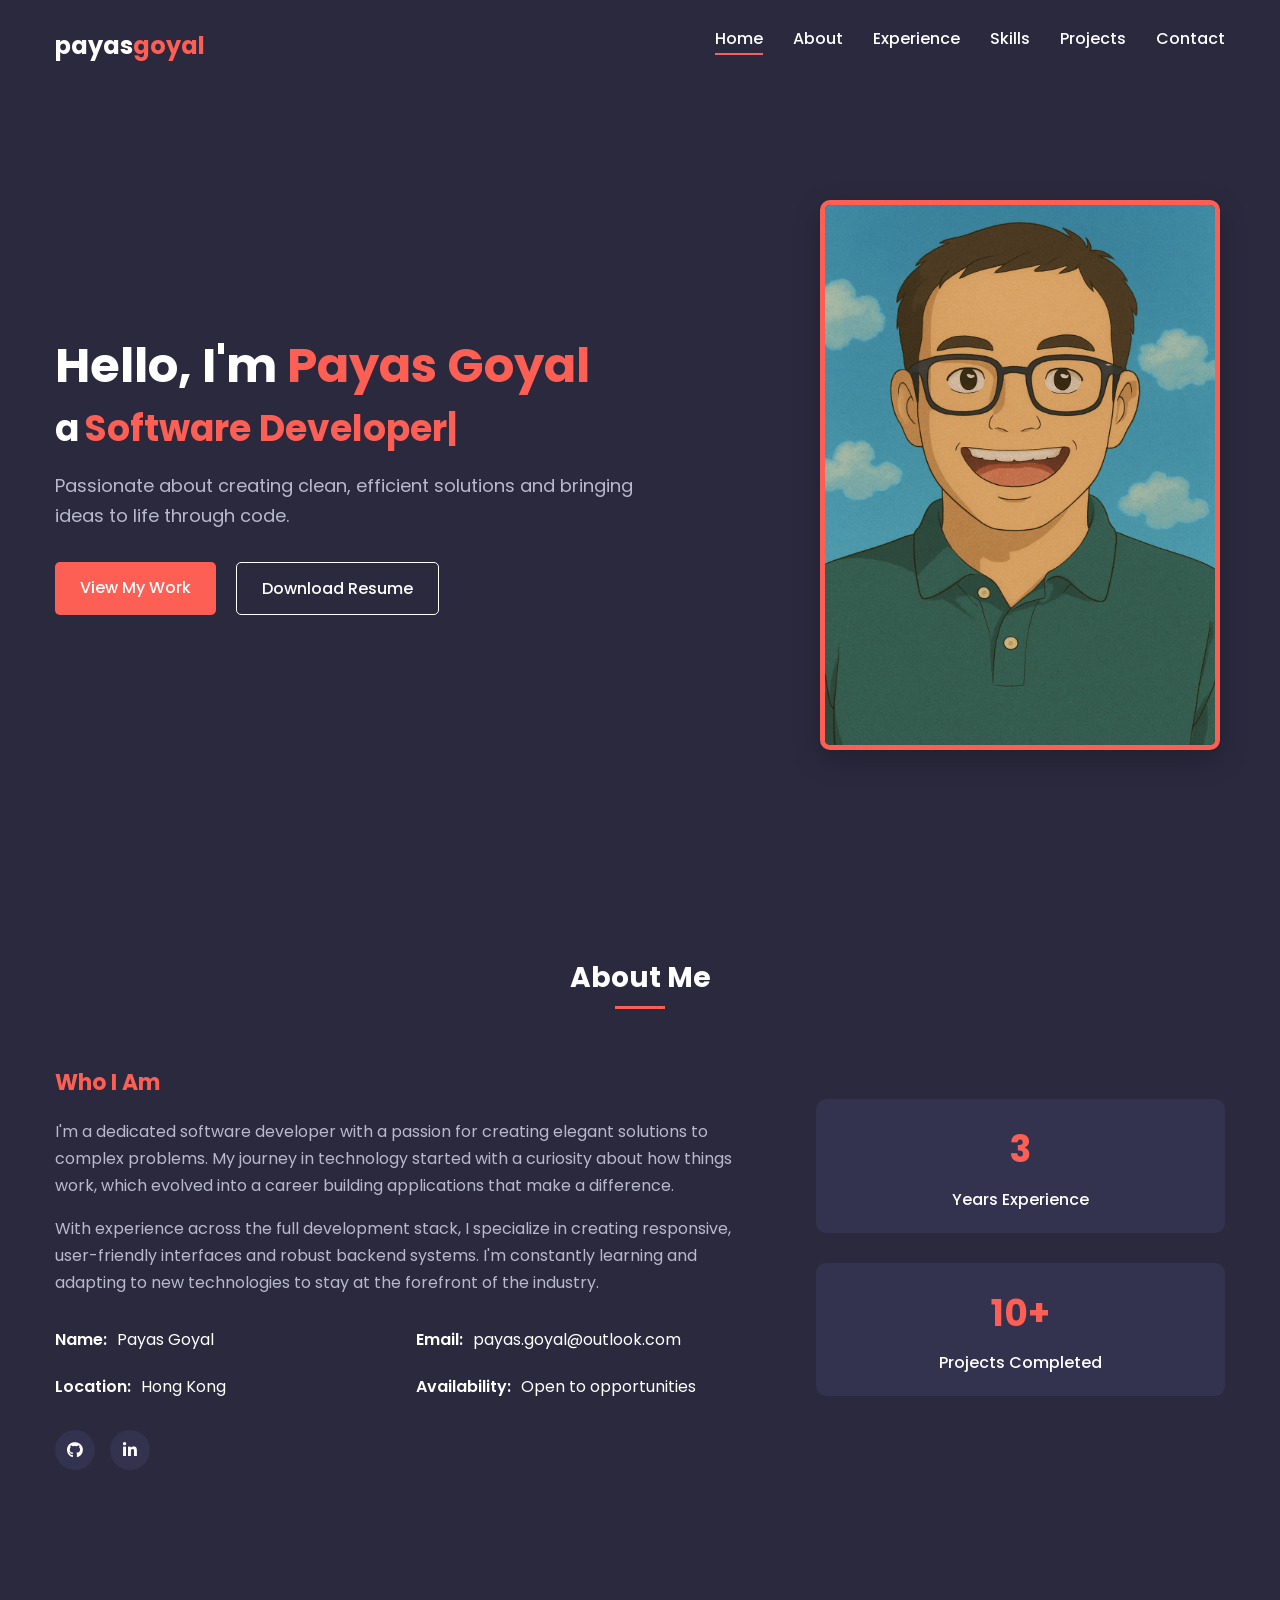
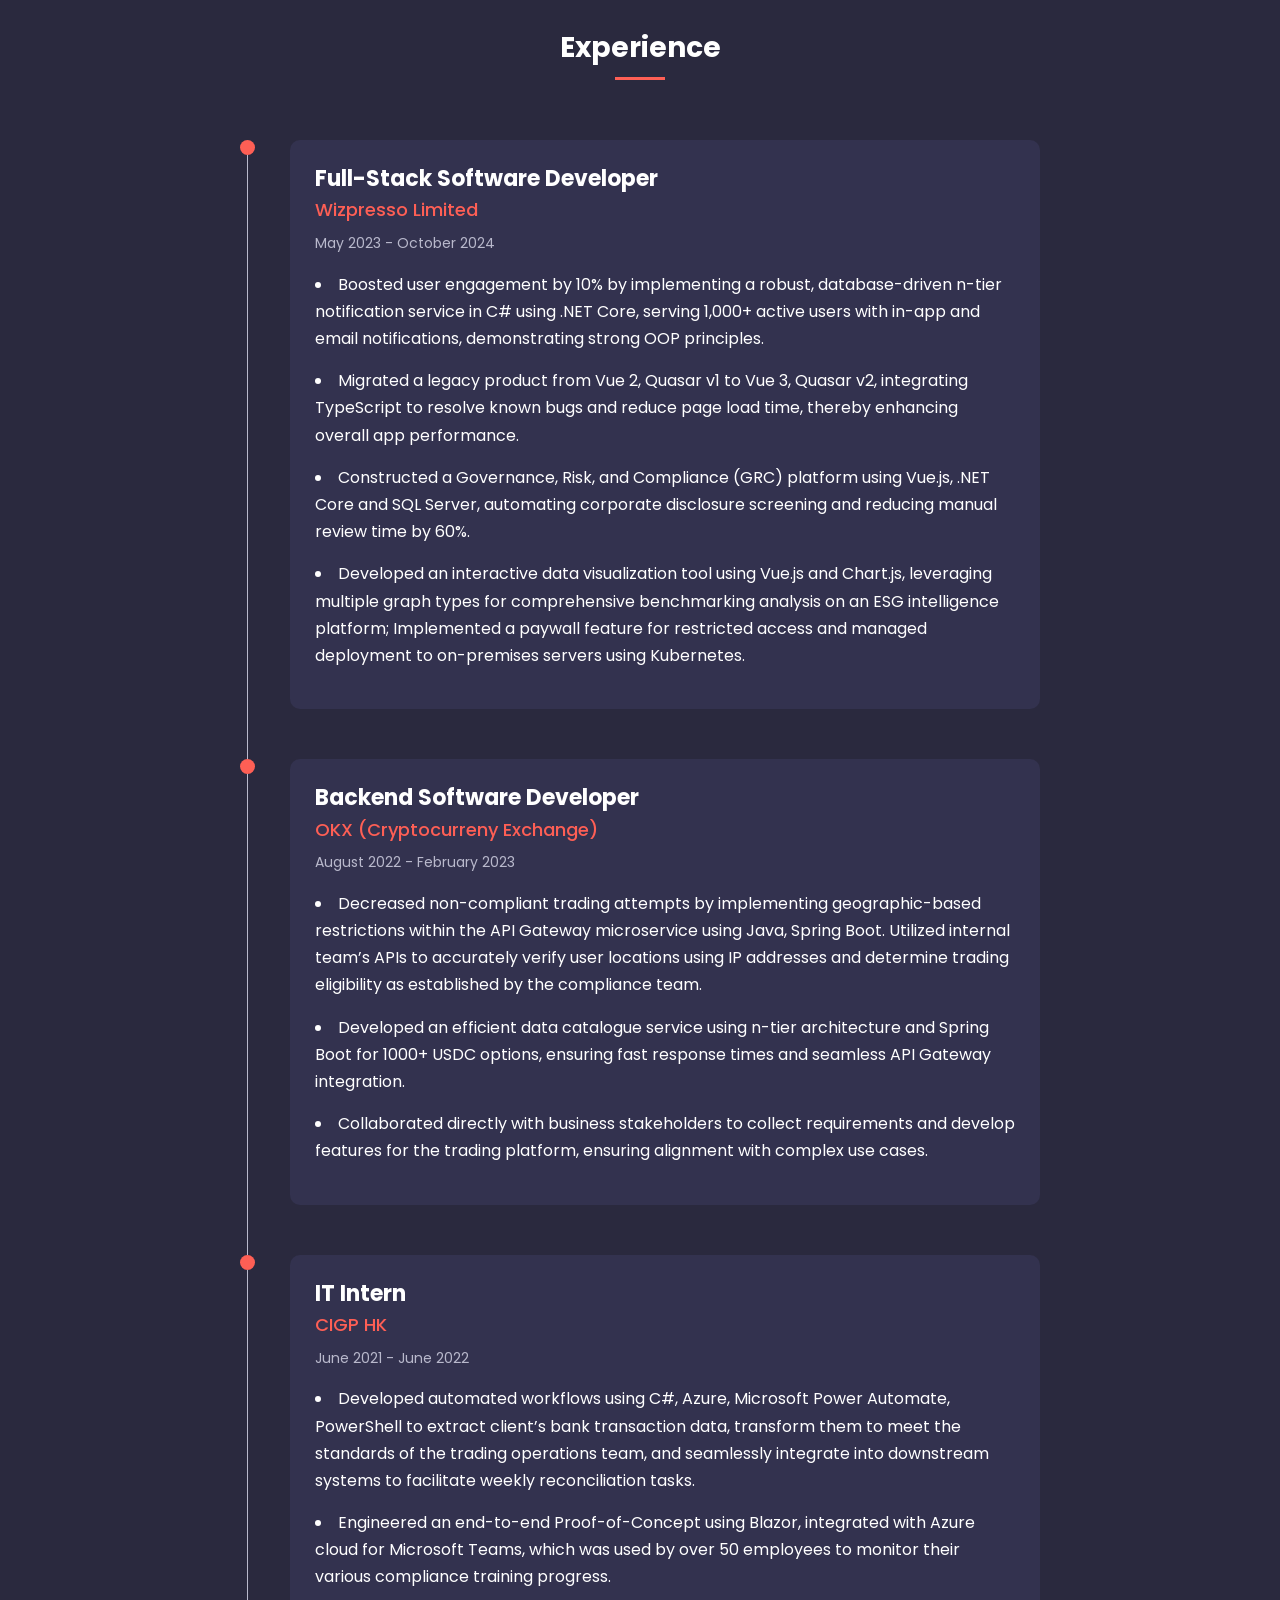
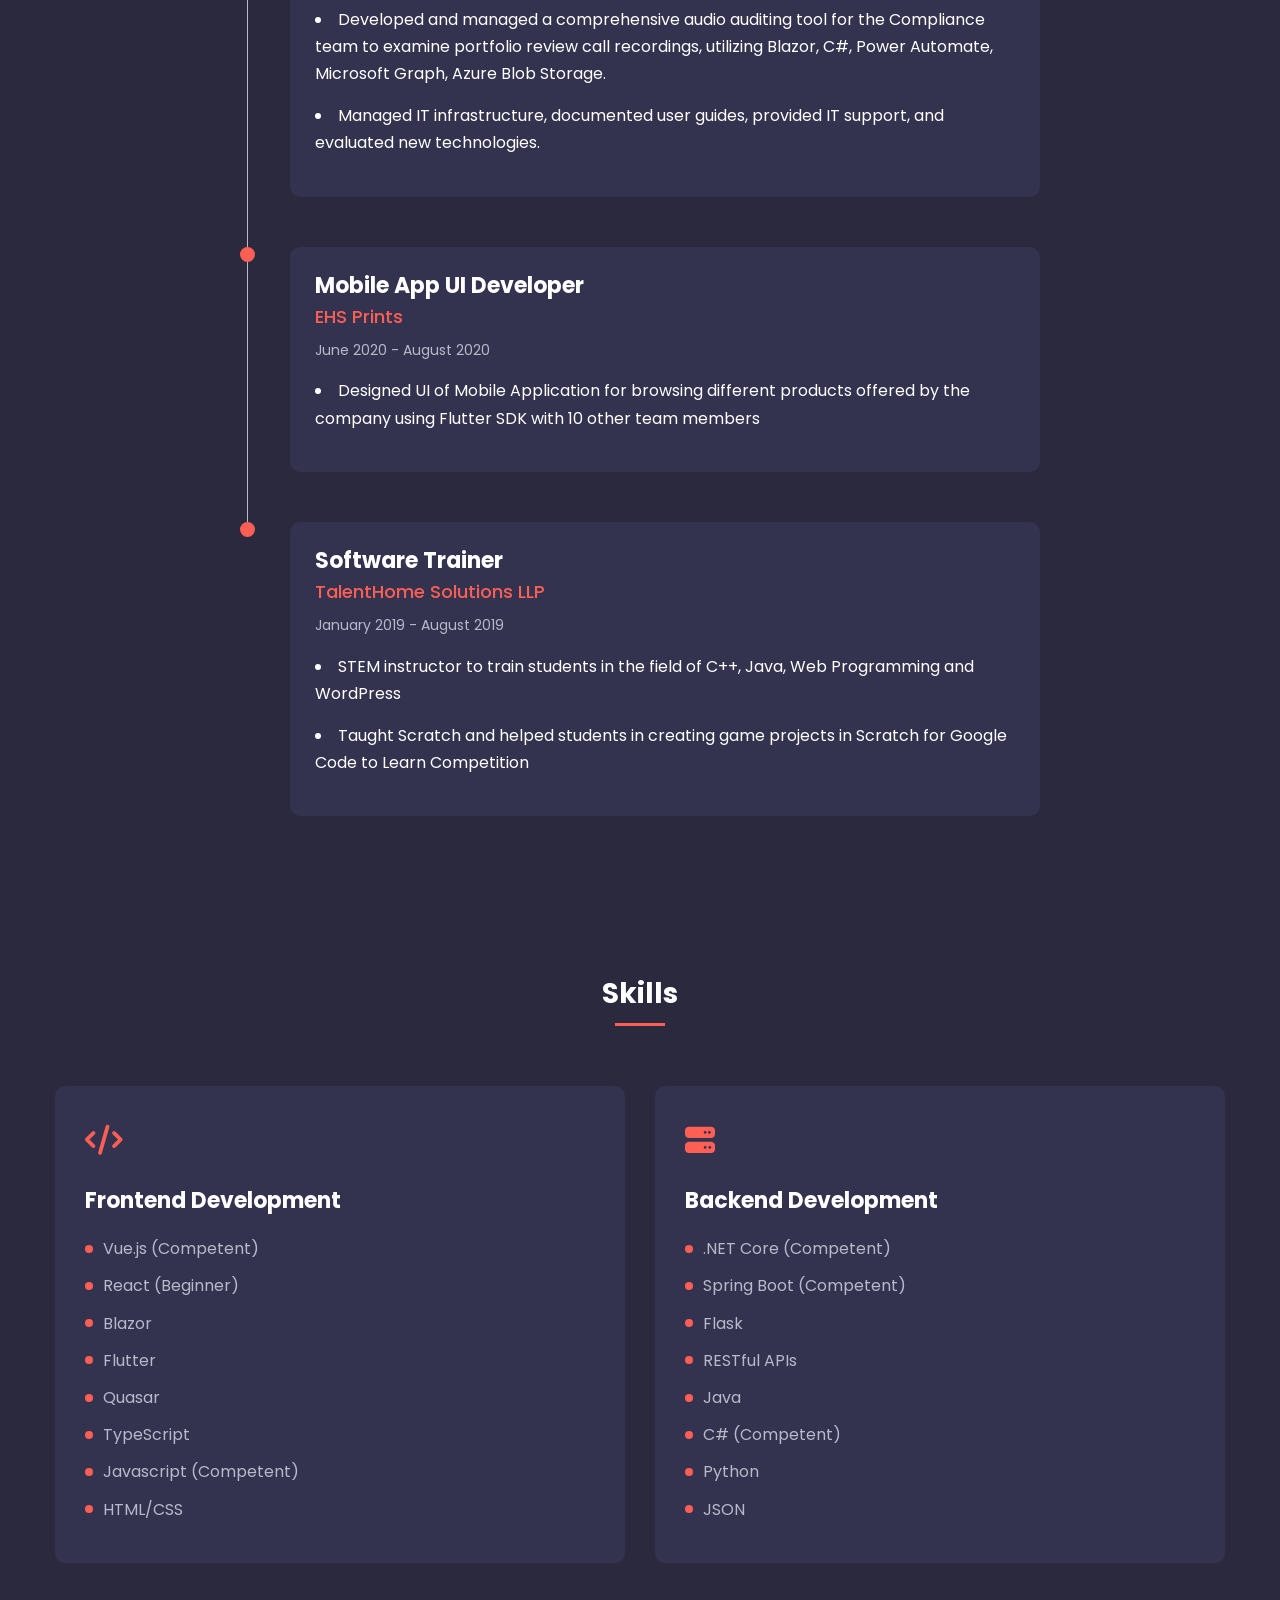
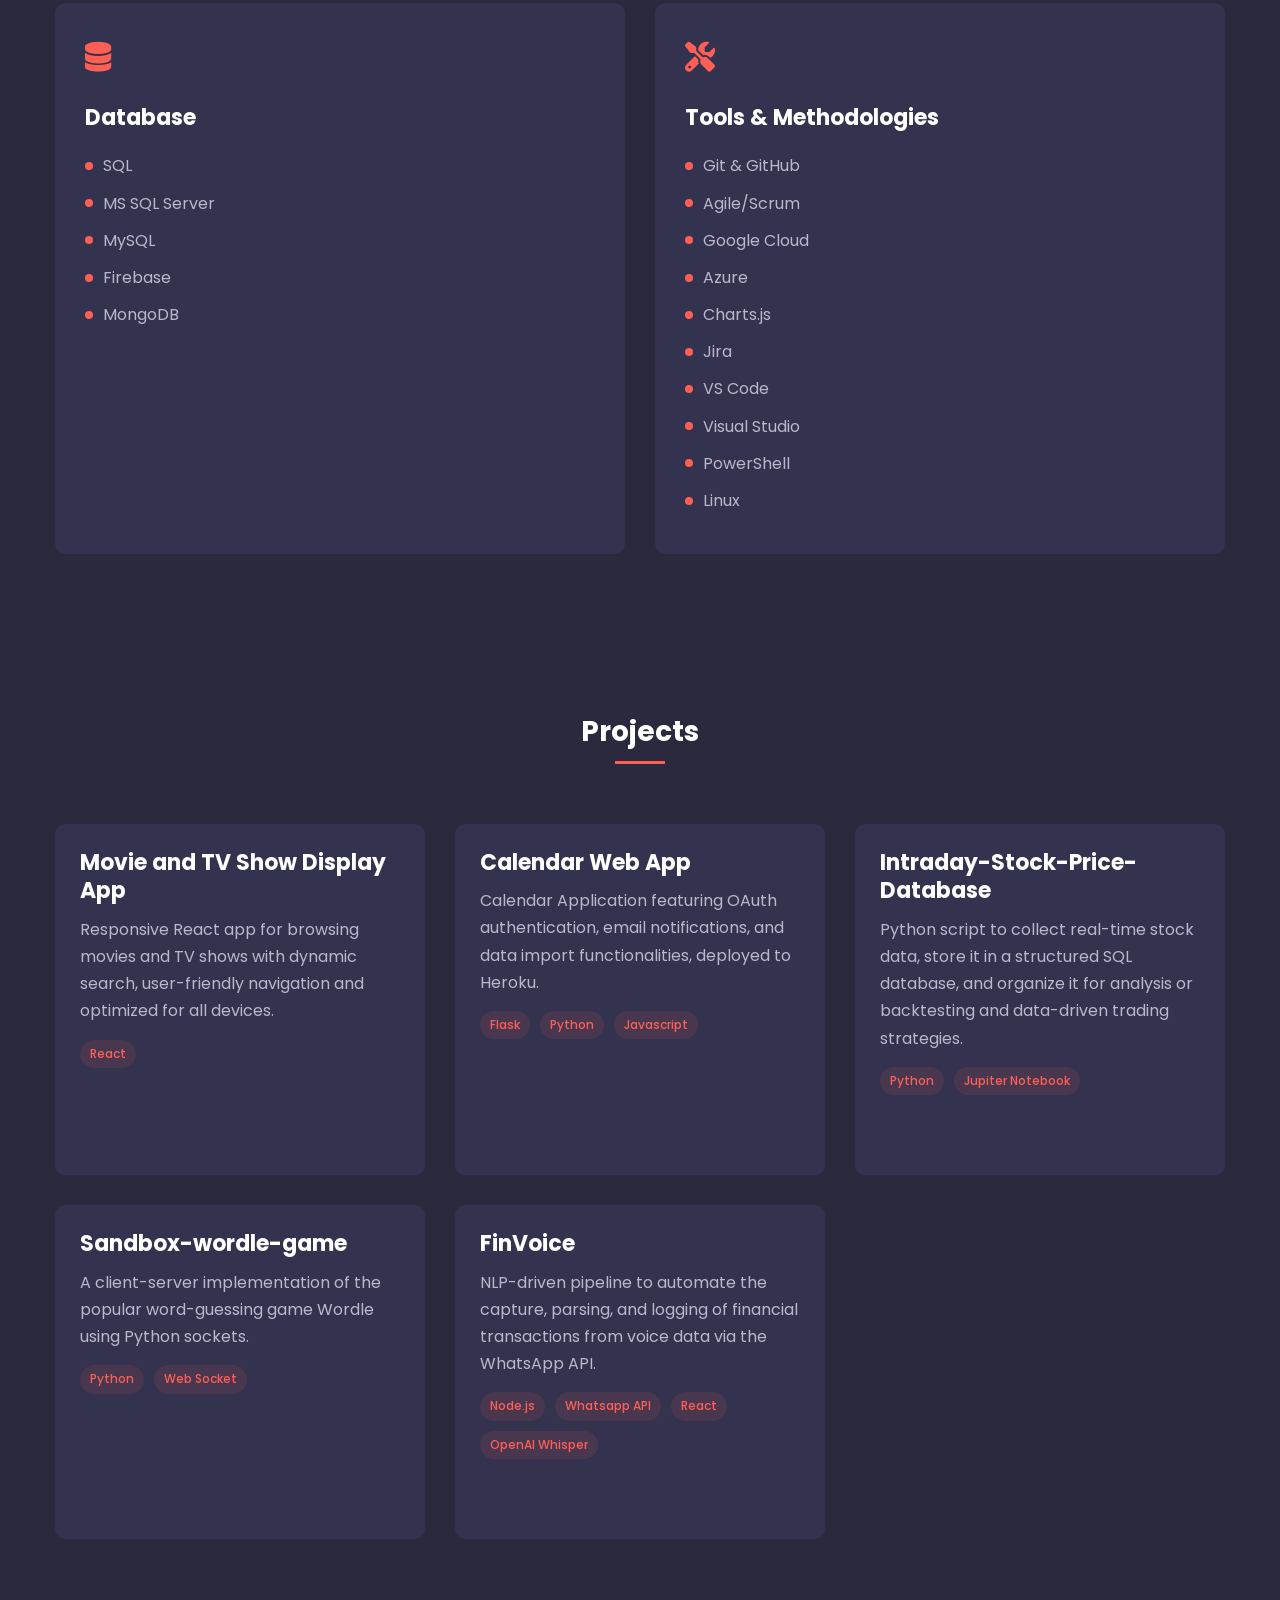
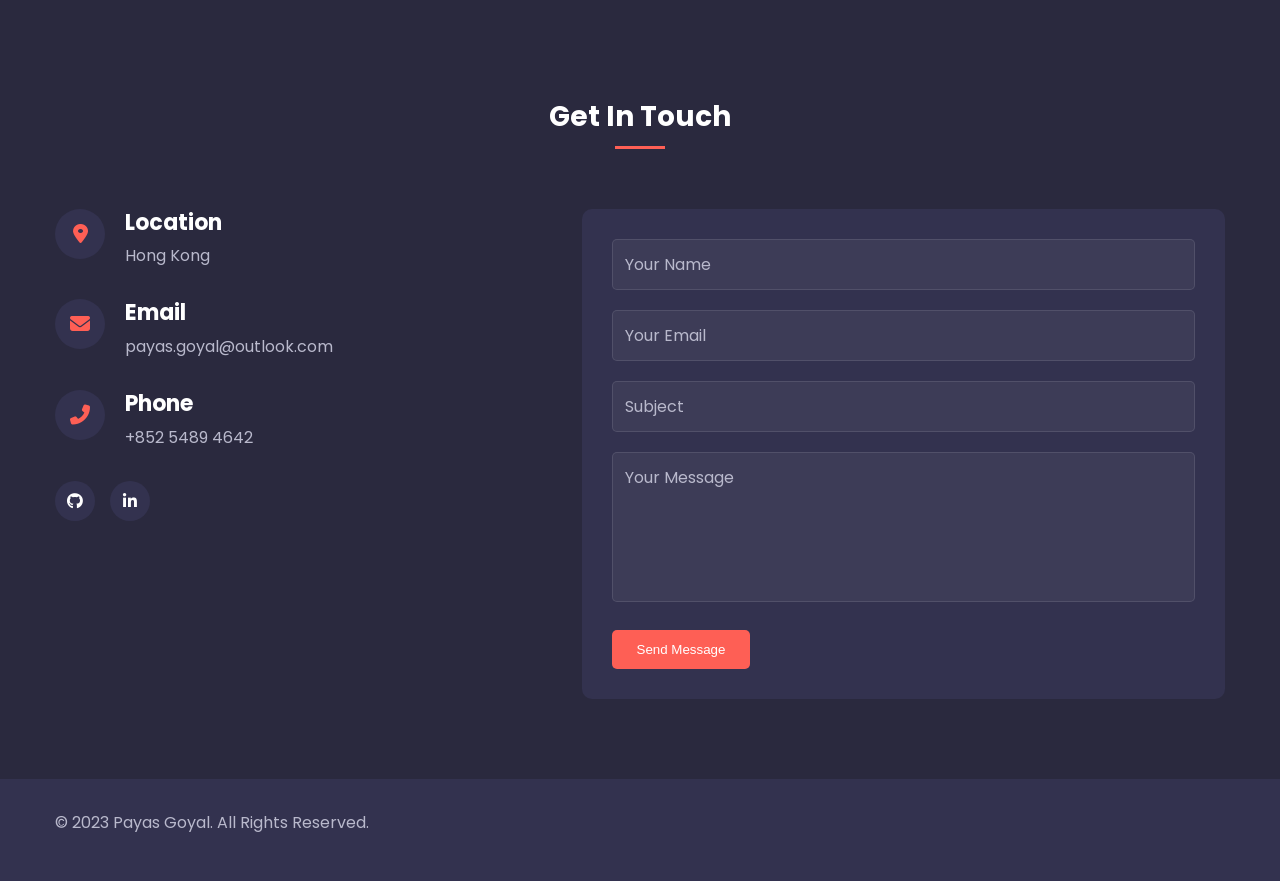
<file: index.html>
<!DOCTYPE html>
<html lang="en">
<head>
    <meta charset="UTF-8">
    <meta name="viewport" content="width=device-width, initial-scale=1.0">
    <meta name="description" content="Professional portfolio of Payas Goyal - Developer, Designer, and Problem Solver">
    <meta name="keywords" content="portfolio, web development, frontend, developer, design">
    <meta name="author" content="Payas Goyal">
    
    <title>Payas Goyal | Portfolio</title>
    
    <!-- Favicon -->
    <link rel="icon" href="assets/images/favicon.ico" type="image/x-icon">
    
    <!-- Google Fonts -->
    <link rel="preconnect" href="https://fonts.googleapis.com">
    <link rel="preconnect" href="https://fonts.gstatic.com" crossorigin>
    <link href="https://fonts.googleapis.com/css2?family=Poppins:wght@300;400;500;600;700&display=swap" rel="stylesheet">
    
    <!-- Font Awesome Icons -->
    <link rel="stylesheet" href="https://cdnjs.cloudflare.com/ajax/libs/font-awesome/6.4.0/css/all.min.css">
    
    <!-- Custom CSS -->
    <link rel="stylesheet" href="assets/css/style.css">
    
    <!-- Schema.org markup for Google -->
    <script type="application/ld+json">
    {
      "@context": "https://schema.org",
      "@type": "Person",
      "name": "Payas Goyal",
      "url": "https://payasgoyal.github.io/portfolio/",
      "jobTitle": "Software Developer",
      "sameAs": [
        "https://github.com/payasgoyal",
        "https://linkedin.com/in/payasgoyal"
      ]
    }
    </script>
</head>
<body>
    <!-- Preloader -->
    <div class="preloader">
        <div class="loader"></div>
    </div>

    <!-- Header -->
    <header>
        <div class="container">
            <div class="logo">
                <a href="index.html">payas<span>goyal</span></a>
            </div>
            <nav>
                <ul class="menu">
                    <li><a href="#home" class="active">Home</a></li>
                    <li><a href="#about">About</a></li>
                    <li><a href="#experience">Experience</a></li>
                    <li><a href="#skills">Skills</a></li>
                    <li><a href="#projects">Projects</a></li>
                    <li><a href="#contact">Contact</a></li>
                </ul>
                <div class="hamburger">
                    <span></span>
                    <span></span>
                    <span></span>
                </div>
            </nav>
        </div>
    </header>

    <!-- Timeline Indicator removed -->

    <!-- Hero Section -->
    <section id="home" class="hero">
        <div class="container">
            <div class="hero-content">
                <h1>Hello, I'm <span class="highlight">Payas Goyal</span></h1>
                <h2 class="typewriter-container">a <span class="typewrite" data-period="2000" data-type='[ "Software Developer", "Problem Solver", "Tech Enthusiast" ]'></span></h2>
                <p>Passionate about creating clean, efficient solutions and bringing ideas to life through code.</p>
                <div class="cta-buttons">
                    <a href="#projects" class="btn primary-btn">View My Work</a>
                    <a href="assets/documents/payas_goyal_resume.pdf" class="btn secondary-btn" download target="_blank">Download Resume</a>
                </div>
            </div>
            <div class="hero-image">
                <img src="assets/images/profile2.png" alt="Payas Goyal" class="avatar-style">
            </div>
        </div>
    </section>

    <!-- About Section -->
    <section id="about" class="about">
        <div class="container">
            <div class="section-header">
                <h3>About Me</h3>
                <div class="underline"></div>
            </div>
            <div class="about-content">
                <div class="about-text">
                    <h4>Who I Am</h4>
                    <p>I'm a dedicated software developer with a passion for creating elegant solutions to complex problems. My journey in technology started with a curiosity about how things work, which evolved into a career building applications that make a difference.</p>
                    <p>With experience across the full development stack, I specialize in creating responsive, user-friendly interfaces and robust backend systems. I'm constantly learning and adapting to new technologies to stay at the forefront of the industry.</p>
                    <div class="personal-info">
                        <div class="info-item">
                            <span class="info-title">Name:</span>
                            <span class="info-value">Payas Goyal</span>
                        </div>
                        <div class="info-item">
                            <span class="info-title">Email:</span>
                            <span class="info-value">payas.goyal@outlook.com</span>
                        </div>
                        <div class="info-item">
                            <span class="info-title">Location:</span>
                            <span class="info-value">Hong Kong</span>
                        </div>
                        <div class="info-item">
                            <span class="info-title">Availability:</span>
                            <span class="info-value">Open to opportunities</span>
                        </div>
                    </div>
                    <div class="social-links">
                        <a href="https://github.com/payasgoyal" target="_blank" aria-label="GitHub"><i class="fab fa-github"></i></a>
                        <a href="https://linkedin.com/in/payasgoyal" target="_blank" aria-label="LinkedIn"><i class="fab fa-linkedin-in"></i></a>
                    </div>
                </div>
                <div class="about-stats">
                    <div class="stat-item">
                        <div class="stat-number">3</div>
                        <div class="stat-text">Years Experience</div>
                    </div>
                    <div class="stat-item">
                        <div class="stat-number">10+</div>
                        <div class="stat-text">Projects Completed</div>
                    </div>
                    <!--<div class="stat-item">
                        <div class="stat-number">20+</div>
                        <div class="stat-text">Happy Clients</div>
                    </div>-->
                </div>
            </div>
        </div>
    </section>

    <!-- Experience Section -->
    <section id="experience" class="experience">
        <div class="container">
            <div class="section-header">
                <h3>Experience</h3>
                <div class="underline"></div>
            </div>
            <div class="timeline">
                <div class="timeline-item">
                    <div class="timeline-dot"></div>
                    <div class="timeline-content">
                        <h4>Full-Stack Software Developer</h4>
                        <h5>Wizpresso Limited</h5>
                        <p class="timeline-date">May 2023 - October 2024</p>
                        <!-- <p>Led the development of mission-critical applications, mentored junior developers, and implemented best practices. Reduced system loading time by 40% through code optimization.</p> -->
                        <ul class="jobexp">
                            <li>Boosted user engagement by 10% by implementing a robust, database-driven n-tier
                                notification service in C#
                                using .NET Core, serving 1,000+ active users with in-app and email notifications,
                                demonstrating strong OOP principles.
                            </li>
                            <li>
                                Migrated a legacy product from Vue 2, Quasar v1 to Vue 3, Quasar v2, integrating
                                TypeScript
                                to resolve known bugs and reduce page load time, thereby enhancing overall app
                                performance.
                            </li>
                            <li>
                                Constructed a Governance, Risk, and Compliance (GRC) platform using Vue.js, .NET Core
                                and SQL Server,
                                automating corporate disclosure screening and reducing manual review time by 60%.
                            </li>
                            <li>
                                Developed an interactive data visualization tool using Vue.js and Chart.js, leveraging
                                multiple graph types
                                for comprehensive benchmarking analysis on an ESG intelligence platform; Implemented a
                                paywall feature for
                                restricted access and managed deployment to on-premises servers using Kubernetes.
                            </li>
                        </ul>
                    </div>
                </div>
                <div class="timeline-item">
                    <div class="timeline-dot"></div>
                    <div class="timeline-content">
                        <h4>Backend Software Developer</h4>
                        <h5>OKX (Cryptocurreny Exchange)</h5>
                        <p class="timeline-date">August 2022 - February 2023</p>
                        <!-- <p>Developed responsive web applications and contributed to the microservices architecture. Collaborated with cross-functional teams to deliver high-quality products on schedule.</p> -->
                        <ul class="jobexp">
                            <li>Decreased non-compliant trading attempts by implementing geographic-based restrictions
                                within the
                                API Gateway microservice using Java, Spring Boot. Utilized internal team’s APIs to
                                accurately verify user locations using IP addresses and determine trading eligibility as
                                established by the compliance team.
                            </li>
                            <li>Developed an efficient data catalogue service using n-tier architecture and Spring Boot
                                for 1000+ USDC
                                options, ensuring fast response times and seamless API Gateway integration.</li>
                            <li>Collaborated directly with business stakeholders to collect requirements and develop
                                features for the trading
                                platform, ensuring alignment with complex use cases.
                            </li>
                        </ul>
                    </div>
                </div>
                <div class="timeline-item">
                    <div class="timeline-dot"></div>
                    <div class="timeline-content">
                        <h4>IT Intern</h4>
                        <h5>CIGP HK</h5>
                        <p class="timeline-date">June 2021 - June 2022</p>
                        <!-- <p>Built and maintained client websites, implemented responsive designs, and assisted with
                            database management. Regularly participated in code reviews and testing procedures.</p> -->
                        <ul class="jobexp">
                            <li>Developed automated workflows using C#, Azure, Microsoft Power Automate, PowerShell to
                                extract client’s bank transaction data, transform them to meet the standards of the
                                trading operations team,
                                and seamlessly integrate into downstream systems to facilitate weekly reconciliation
                                tasks.
                            </li>
                            <li>
                                Engineered an end-to-end Proof-of-Concept using Blazor, integrated with Azure cloud for
                                Microsoft
                                Teams, which was used by over 50 employees to monitor their various compliance training
                                progress.
                            </li>
                            <li>
                                Developed and managed a comprehensive audio auditing tool for the Compliance team to
                                examine portfolio
                                review call recordings, utilizing Blazor, C#, Power Automate, Microsoft Graph, Azure
                                Blob Storage.
                            </li>
                            <li>Managed IT infrastructure, documented user guides, provided IT support, and evaluated
                                new technologies.</li>
                            </li>

                        </ul>
                    </div>
                </div>
                <div class="timeline-item">
                    <div class="timeline-dot"></div>
                    <div class="timeline-content">
                        <h4>Mobile App UI Developer</h4>
                        <h5>EHS Prints</h5>
                        <p class="timeline-date">June 2020 - August 2020</p>
                        <!-- <p>Built and maintained client websites, implemented responsive designs, and assisted with
                            database management. Regularly participated in code reviews and testing procedures.</p> -->
                        <ul class="jobexp">
                            <li>Designed UI of Mobile Application for browsing different products offered by the company using Flutter SDK with 10 other team members
                            </li>
                        </ul>
                    </div>
                </div>
                <div class="timeline-item">
                    <div class="timeline-dot"></div>
                    <div class="timeline-content">
                        <h4>Software Trainer</h4>
                        <h5>TalentHome Solutions LLP</h5>
                        <p class="timeline-date">January 2019 - August 2019</p>
                        <!-- <p>Built and maintained client websites, implemented responsive designs, and assisted with
                            database management. Regularly participated in code reviews and testing procedures.</p> -->
                        <ul class="jobexp">
                            <li>STEM instructor to train students in the field of C++, Java, Web Programming and WordPress</li>
                            <li>Taught Scratch and helped students in creating game projects in Scratch for Google Code to Learn Competition</li>
                            </li>
                        </ul>
                    </div>
                </div>
            </div>
        </div>
    </section>

    <!-- Skills Section -->
    <section id="skills" class="skills">
        <div class="container">
            <div class="section-header">
                <h3>Skills</h3>
                <div class="underline"></div>
            </div>
            <div class="skills-content">
                <div class="skill-row">
                    <div class="skill-card">
                        <div class="skill-icon">
                            <i class="fas fa-code"></i>
                        </div>
                        <h4>Frontend Development</h4>
                        <ul class="skill-list">
                            <li><span class="skill-dot"></span>Vue.js (Competent)</li>
                            <li><span class="skill-dot"></span>React (Beginner)</li>
                            <li><span class="skill-dot"></span>Blazor</li>
                            <li><span class="skill-dot"></span>Flutter</li>
                            <li><span class="skill-dot"></span>Quasar</li>
                            <li><span class="skill-dot"></span>TypeScript</li>
                            <li><span class="skill-dot"></span>Javascript (Competent)</li>
                            <li><span class="skill-dot"></span>HTML/CSS</li>
                        </ul>
                    </div>
                    
                    <div class="skill-card">
                        <div class="skill-icon">
                            <i class="fas fa-server"></i>
                        </div>
                        <h4>Backend Development</h4>
                        <ul class="skill-list">
                            <li><span class="skill-dot"></span>.NET Core (Competent)</li>
                            <li><span class="skill-dot"></span>Spring Boot (Competent)</li>
                            <li><span class="skill-dot"></span>Flask</li>
                            <li><span class="skill-dot"></span>RESTful APIs</li>
                            <li><span class="skill-dot"></span>Java</li>
                            <li><span class="skill-dot"></span>C# (Competent)</li>
                            <li><span class="skill-dot"></span>Python</li>
                            <li><span class="skill-dot"></span>JSON</li>
                        </ul>
                    </div>
                </div>
                
                <div class="skill-row">
                    <div class="skill-card">
                        <div class="skill-icon">
                            <i class="fas fa-database"></i>
                        </div>
                        <h4>Database</h4>
                        <ul class="skill-list">
                            <li><span class="skill-dot"></span>SQL</li>
                            <li><span class="skill-dot"></span>MS SQL Server</li>
                            <li><span class="skill-dot"></span>MySQL</li>
                            <li><span class="skill-dot"></span>Firebase</li>
                            <li><span class="skill-dot"></span>MongoDB</li>
                        </ul>
                    </div>
                    
                    <div class="skill-card">
                        <div class="skill-icon">
                            <i class="fas fa-tools"></i>
                        </div>
                        <h4>Tools & Methodologies</h4>
                        <ul class="skill-list">
                            <li><span class="skill-dot"></span>Git & GitHub</li>
                            <li><span class="skill-dot"></span>Agile/Scrum</li>
                            <li><span class="skill-dot"></span>Google Cloud</li>
                            <li><span class="skill-dot"></span>Azure</li>
                            <li><span class="skill-dot"></span>Charts.js</li>
                            <li><span class="skill-dot"></span>Jira</li>
                            <li><span class="skill-dot"></span>VS Code</li>
                            <li><span class="skill-dot"></span>Visual Studio</li>
                            <li><span class="skill-dot"></span>PowerShell</li>
                            <li><span class="skill-dot"></span>Linux</li>
                        </ul>
                    </div>
                </div>
            </div>
        </div>
    </section>

    <!-- Projects Section -->
    <section id="projects" class="projects">
        <div class="container">
            <div class="section-header">
                <h3>Projects</h3>
                <div class="underline"></div>
            </div>
            <!-- <div class="projects-filter">
                <button class="filter-btn active" data-filter="all">All</button>
                <button class="filter-btn" data-filter="web">Web</button>
                <button class="filter-btn" data-filter="mobile">Mobile</button>
                <button class="filter-btn" data-filter="design">Design</button>
            </div> -->
            <div class="projects-grid">
                <div class="project-item">
                    <div class="project-info">
                        <h4>Movie and TV Show Display App</h4>
                        <p>Responsive React app for browsing movies and TV shows with dynamic search, user-friendly navigation and optimized for all devices.</p>
                        <div class="project-tech">
                            <span>React</span>
                        </div>
                        <div class="project-links">
                            <a href="https://react-movie-show-app.vercel.app/" class="project-link" target="_blank"><i class="fas fa-link"></i></a>
                            <a href="https://github.com/payasgoyal/react-movie-show-app.git" class="project-link" target="_blank"><i class="fab fa-github"></i></a>
                        </div>
                    </div>
                </div>
                <div class="project-item">
                    <div class="project-info">
                        <h4>Calendar Web App</h4>
                        <p>Calendar Application featuring OAuth authentication, email notifications, and data import functionalities, deployed to Heroku.</p>
                        <div class="project-tech">
                            <span>Flask</span>
                            <span>Python</span>
                            <span>Javascript</span>
                        </div>
                        <div class="project-links">
                            <a href="https://calendar-web-app-8f07bae2734c.herokuapp.com/" class="project-link"><i class="fas fa-link"></i></a>
                            <a href="https://github.com/payasgoyal/calendar-web-server.git" class="project-link" target="_blank"><i class="fab fa-github"></i></a>
                        </div>
                    </div>
                </div>
                <div class="project-item">
                    <div class="project-info">
                        <h4>Intraday-Stock-Price-Database</h4>
                        <p>Python script to collect real-time stock data, store it in a structured SQL database, and organize it for analysis or backtesting and data-driven trading strategies.</p>
                        <div class="project-tech">
                            <span>Python</span>
                            <span>Jupiter Notebook</span>
                        </div>
                        <div class="project-links">
                            <a href="https://github.com/payasgoyal/Intraday-Stock-Price-Database.git" target="_blank" class="project-link"><i class="fab fa-github"></i></a>
                        </div>
                    </div>
                </div>
                <div class="project-item">
                    <div class="project-info">
                        <h4>Sandbox-wordle-game</h4>
                        <p>A client-server implementation of the popular word-guessing game Wordle using Python sockets.</p>
                        <div class="project-tech">
                            <span>Python</span>
                            <span>Web Socket</span>
                        </div>
                        <div class="project-links">
                            <a href="https://github.com/payasgoyal/sandbox-wordle-game.git" target="_blank" class="project-link"><i class="fab fa-github"></i></a>
                        </div>
                    </div>
                </div>
                <div class="project-item">
                    <div class="project-info">
                        <h4>FinVoice</h4>
                        <p>NLP-driven pipeline to automate the capture, parsing, and logging of financial transactions from voice data via the WhatsApp API.</p>
                        <div class="project-tech">
                            <span>Node.js</span>
                            <span>Whatsapp API</span>
                            <span>React</span>
                            <span>OpenAI Whisper</span>
                        </div>
                        <div class="project-links">
                            <a href="https://github.com/payasgoyal/audio-wallet.git" target="_blank" class="project-link"><i class="fab fa-github"></i></a>
                        </div>
                    </div>
                </div>
            </div>
        </div>
    </section>

    <!-- Contact Section -->
    <section id="contact" class="contact">
        <div class="container">
            <div class="section-header">
                <h3>Get In Touch</h3>
                <div class="underline"></div>
            </div>
            <div class="contact-content">
                <div class="contact-info">
                    <div class="contact-item">
                        <div class="contact-icon">
                            <i class="fas fa-map-marker-alt"></i>
                        </div>
                        <div class="contact-details">
                            <h4>Location</h4>
                            <p>Hong Kong</p>
                        </div>
                    </div>
                    <div class="contact-item">
                        <div class="contact-icon">
                            <i class="fas fa-envelope"></i>
                        </div>
                        <div class="contact-details">
                            <h4>Email</h4>
                            <p>payas.goyal@outlook.com</p>
                        </div>
                    </div>
                    <div class="contact-item">
                        <div class="contact-icon">
                            <i class="fas fa-phone-alt"></i>
                        </div>
                        <div class="contact-details">
                            <h4>Phone</h4>
                            <p>+852 5489 4642</p>
                        </div>
                    </div>
                    <div class="social-links">
                        <a href="https://github.com/payasgoyal" target="_blank" aria-label="GitHub"><i class="fab fa-github"></i></a>
                        <a href="https://linkedin.com/in/payasgoyal" target="_blank" aria-label="LinkedIn"><i class="fab fa-linkedin-in"></i></a>
                    </div>
                </div>
                <div class="contact-form">
                    <form id="contactForm" action="https://formspree.io/f/xblgznqq" method="POST">
                        <div class="form-group">
                            <input type="text" name="name" id="name" placeholder="Your Name" required>
                        </div>
                        <div class="form-group">
                            <input type="email" name="email" id="email" placeholder="Your Email" required>
                        </div>
                        <div class="form-group">
                            <input type="text" name="subject" id="subject" placeholder="Subject" required>
                        </div>
                        <div class="form-group">
                            <textarea name="message" id="message" placeholder="Your Message" required></textarea>
                        </div>
                        <button type="submit" class="btn primary-btn">Send Message</button>
                    </form>
                </div>
            </div>
        </div>
    </section>

    <!-- Footer -->
    <footer>
        <div class="container">
            <div class="footer-content">
                <p>&copy; 2023 Payas Goyal. All Rights Reserved.</p>
                <div class="back-to-top">
                    <a href="#home"><i class="fas fa-arrow-up"></i></a>
                </div>
            </div>
        </div>
    </footer>

    <!-- 404 Page Template (Hidden, but available when deployed) -->
    <div id="page-404" style="display: none;">
        <div class="container">
            <div class="error-content">
                <h2>404</h2>
                <h3>Page Not Found</h3>
                <p>The page you are looking for might have been removed, had its name changed, or is temporarily unavailable.</p>
                <a href="index.html" class="btn primary-btn">Back to Home</a>
            </div>
        </div>
    </div>

    <!-- JavaScript -->
    <script src="assets/js/main.js"></script>
</body>
</html>
</file>
<file: assets/css/style.css>
/* 
=========================
General Styles
=========================
*/

:root {
    /* Colors */
    --primary-color: #fe5f55;       /* Coral/Red accent color */
    --secondary-color: #2a293e;     /* Dark navy background */
    --text-color: #ffffff;          /* White text */
    --text-color-light: #b9b9cc;    /* Light gray text */
    --card-bg-color: #33324f;       /* Slightly lighter than background for cards */
    --hover-color: #ff7b72;         /* Slightly lighter primary for hover states */
    
    /* Typography */
    --body-font: 'Poppins', sans-serif;
    
    /* Spacing */
    --section-padding: 80px 0;      /* Reduced from 100px to 80px */
    --container-padding: 0 15px;
}

* {
    margin: 0;
    padding: 0;
    box-sizing: border-box;
}

html {
    scroll-behavior: smooth;
    font-size: 62.5%; /* 1rem = 10px */
}

body {
    font-family: var(--body-font);
    font-size: 1.6rem;
    line-height: 1.7;
    color: var(--text-color);
    background-color: var(--secondary-color);
    overflow-x: hidden;
    position: relative;
}

.container {
    width: 100%;
    max-width: 1200px;
    margin: 0 auto;
    padding: var(--container-padding);
}

h1, h2, h3, h4, h5, h6 {
    font-weight: 700;
    line-height: 1.3;
    margin-bottom: 1.5rem;
}

h1 {
    font-size: 4.8rem;
}

h2 {
    font-size: 3.6rem;
}

h3 {
    font-size: 2.8rem;
}

h4 {
    font-size: 2.2rem;
}

h5 {
    font-size: 1.8rem;
}

p {
    margin-bottom: 1.5rem;
    color: var(--text-color-light);
}

li {
    margin-bottom: 1.5rem;
    /* color: var(--text-color-light); */
}

a {
    text-decoration: none;
    color: var(--text-color);
    transition: all 0.3s ease;
}

a:hover {
    color: var(--primary-color);
}

/* ul {
    list-style: none;
} */

img {
    max-width: 100%;
    height: auto;
    display: block;
}

section {
    padding: var(--section-padding);
}

.btn {
    display: inline-block;
    padding: 1.2rem 2.5rem;
    border-radius: 5px;
    font-weight: 500;
    text-align: center;
    cursor: pointer;
    transition: all 0.3s ease;
    border: none;
    outline: none;
}

.primary-btn {
    background-color: var(--primary-color);
    color: var(--text-color);
}

.primary-btn:hover {
    background-color: var(--hover-color);
    color: var(--text-color);
    transform: translateY(-3px);
    box-shadow: 0 5px 15px rgba(0, 0, 0, 0.3);
}

.secondary-btn {
    background-color: transparent;
    color: var(--text-color);
    border: 1px solid var(--text-color);
}

.secondary-btn:hover {
    background-color: var(--text-color);
    color: var(--secondary-color);
    transform: translateY(-3px);
    box-shadow: 0 5px 15px rgba(0, 0, 0, 0.1);
}

.section-header {
    text-align: center;
    margin-bottom: 6rem;
}

.section-header h3 {
    position: relative;
    display: inline-block;
    margin-bottom: 1rem;
}

.underline {
    width: 50px;
    height: 3px;
    background-color: var(--primary-color);
    margin: 0 auto;
}

.highlight {
    color: var(--primary-color);
}

/* 
=========================
Preloader
=========================
*/

.preloader {
    position: fixed;
    top: 0;
    left: 0;
    width: 100%;
    height: 100%;
    background-color: var(--secondary-color);
    display: flex;
    justify-content: center;
    align-items: center;
    z-index: 9999;
    transition: opacity 0.5s, visibility 0.5s;
}

.preloader.loaded {
    opacity: 0;
    visibility: hidden;
}

.loader {
    width: 40px;
    height: 40px;
    border: 3px solid var(--text-color-light);
    border-top: 3px solid var(--primary-color);
    border-radius: 50%;
    animation: spin 1s linear infinite;
}

@keyframes spin {
    0% { transform: rotate(0deg); }
    100% { transform: rotate(360deg); }
}

/* 
=========================
Header & Navigation
=========================
*/

header {
    position: fixed;
    top: 0;
    left: 0;
    width: 100%;
    padding: 2.5rem 0;
    z-index: 100;
    transition: all 0.3s ease;
}

header.sticky {
    padding: 1.5rem 0;
    background-color: rgba(42, 41, 62, 0.95);
    box-shadow: 0 5px 15px rgba(0, 0, 0, 0.1);
}

header .container {
    display: flex;
    justify-content: space-between;
    align-items: center;
}

.logo a {
    font-size: 2.4rem;
    font-weight: 700;
    color: var(--text-color);
}

.logo span {
    color: var(--primary-color);
}

nav {
    display: flex;
    align-items: center;
}

.jobexp{
    list-style: inside;
}

.menu {
    list-style-type: none;
    display: flex;
}

.menu li {
    margin-left: 3rem;
}

.menu li a {
    font-size: 1.6rem;
    font-weight: 500;
    position: relative;
}

.menu li a::after {
    content: "";
    position: absolute;
    left: 0;
    bottom: -5px;
    width: 0;
    height: 2px;
    background-color: var(--primary-color);
    transition: all 0.3s ease;
}

.menu li a:hover::after,
.menu li a.active::after {
    width: 100%;
}

.hamburger {
    display: none;
    cursor: pointer;
}

.hamburger span {
    display: block;
    width: 25px;
    height: 2px;
    background-color: var(--text-color);
    margin: 5px 0;
    transition: all 0.3s ease;
}

/* 
=========================
Timeline Indicator
=========================
*/

.timeline-indicator {
    display: none; /* Hide the timeline indicator */
}

/* 
=========================
Hero Section
=========================
*/

.hero {
    padding-top: 150px;
    padding-bottom: 100px;
    min-height: 100vh;
    display: flex;
    align-items: center;
}

.hero .container {
    display: flex;
    justify-content: space-between;
    align-items: center;
}

.hero-content {
    flex: 0 0 60%;
}

.hero-content h1 {
    margin-bottom: 1rem;
}

.hero-content h2 {
    margin-bottom: 2rem;
    line-height: 1.2;
    display: flex;
    align-items: baseline;
    white-space: nowrap;
}

.typewriter-container {
    margin-bottom: 2rem;
    line-height: 1.2;
    display: flex;
    align-items: center;
}

.typewrite {
    position: relative;
    color: var(--primary-color);
    display: inline-block;
    margin-left: 5px; /* Add space after "a" */
    line-height: 1.2;
}

.typewrite::after {
    content: "|";
    right: -5px;
    top: 0;
    bottom: 0;
    height: 100%;
    margin-top: 0;
    display: inline-block;
    animation: blink 0.7s infinite;
}

@keyframes blink {
    0%, 100% { opacity: 1; }
    50% { opacity: 0; }
}

.hero-content p {
    font-size: 1.8rem;
    margin-bottom: 3rem;
    max-width: 90%;
}

.cta-buttons {
    display: flex;
    gap: 2rem;
}

.hero-image {
    flex: 0 0 35%;
    position: relative;
    display: flex;
    justify-content: center;
}

.hero-image img {
    border-radius: 10px;
    box-shadow: 0 10px 30px rgba(0, 0, 0, 0.2);
}

/* Avatar style for profile image */
.avatar-style {
    width: 400px;
    height: 550px;
    border-radius: 50%;
    object-fit: fill;
    border: 5px solid var(--primary-color);
    box-shadow: 0 10px 30px rgba(0, 0, 0, 0.3);
}

/* 
=========================
About Section
=========================
*/

.about {
    padding-top: 60px; /* Reduced from default 100px to bring section up */
}

.about-content {
    display: flex;
    justify-content: space-between;
    align-items: flex-start;
    gap: 5rem;
}

.about-text {
    flex: 0 0 60%;
}

.about-text h4 {
    color: var(--primary-color);
    margin-bottom: 2rem;
}

.personal-info {
    margin: 3rem 0;
    display: grid;
    grid-template-columns: repeat(2, 1fr);
    gap: 2rem;
}

.info-item {
    display: flex;
    align-items: center;
}

.info-title {
    font-weight: 600;
    margin-right: 1rem;
}

.social-links {
    display: flex;
    gap: 1.5rem;
    margin-top: 2rem;
}

.social-links a {
    display: flex;
    justify-content: center;
    align-items: center;
    width: 40px;
    height: 40px;
    background-color: var(--card-bg-color);
    border-radius: 50%;
    transition: all 0.3s ease;
}

.social-links a:hover {
    background-color: var(--primary-color);
    transform: translateY(-3px);
}

.social-links a i {
    font-size: 1.6rem;
}

.about-stats {
    flex: 0 0 35%;
    display: flex;
    flex-direction: column;
    gap: 3rem;
    margin-top: 3rem;
}

.stat-item {
    background-color: var(--card-bg-color);
    padding: 2rem;
    border-radius: 10px;
    text-align: center;
}

.stat-number {
    font-size: 3.6rem;
    font-weight: 700;
    color: var(--primary-color);
    margin-bottom: 0.5rem;
}

.stat-text {
    font-size: 1.6rem;
    font-weight: 500;
}

/* 
=========================
Experience Section
=========================
*/

.timeline {
    position: relative;
    max-width: 800px;
    margin: 0 auto;
}

.timeline-item {
    padding: 0 0 5rem 5rem;
    position: relative;
}

.timeline-item:last-child {
    padding-bottom: 0;
}

.timeline-dot {
    position: absolute;
    left: 0;
    top: 0;
    width: 15px;
    height: 15px;
    border-radius: 50%;
    background-color: var(--primary-color);
}

.timeline-item::before {
    content: "";
    position: absolute;
    left: 7px;
    top: 15px;
    width: 1px;
    height: calc(100% - 15px);
    background-color: var(--text-color-light);
}

.timeline-item:last-child::before {
    display: none;
}

.timeline-content {
    background-color: var(--card-bg-color);
    padding: 2.5rem;
    border-radius: 10px;
    position: relative;
}

.timeline-content h4 {
    margin-bottom: 0.5rem;
}

.timeline-content h5 {
    color: var(--primary-color);
    margin-bottom: 1rem;
    font-weight: 500;
}

.timeline-date {
    color: var(--text-color-light);
    font-size: 1.4rem;
    margin-bottom: 1.5rem;
}

/* 
=========================
Skills Section
=========================
*/

.skills-content {
    display: flex;
    flex-direction: column;
    gap: 4rem;
}

.skill-row {
    display: flex;
    justify-content: space-between;
    gap: 3rem;
}

.skill-card {
    flex: 1;
    background-color: var(--card-bg-color);
    padding: 3rem;
    border-radius: 10px;
    transition: all 0.3s ease;
}

.skill-card:hover {
    transform: translateY(-5px);
    box-shadow: 0 10px 20px rgba(0, 0, 0, 0.1);
}

.skill-icon {
    font-size: 3rem;
    color: var(--primary-color);
    margin-bottom: 2rem;
}

.skill-card h4 {
    margin-bottom: 2rem;
    color: var(--text-color);
}

.skill-list {
    list-style: none;
}

.skill-list li {
    margin-bottom: 1rem;
    color: var(--text-color-light);
    display: flex;
    align-items: center;
}

.skill-dot {
    display: inline-block;
    width: 8px;
    height: 8px;
    background-color: var(--primary-color);
    border-radius: 50%;
    margin-right: 1rem;
}

/* 
=========================
Projects Section
=========================
*/

.projects-filter {
    display: flex;
    justify-content: center;
    flex-wrap: wrap;
    margin-bottom: 4rem;
}

.filter-btn {
    background-color: transparent;
    border: none;
    color: var(--text-color-light);
    padding: 0.8rem 1.5rem;
    margin: 0 0.5rem;
    cursor: pointer;
    font-size: 1.6rem;
    font-weight: 500;
    transition: all 0.3s ease;
}

.filter-btn.active,
.filter-btn:hover {
    color: var(--primary-color);
}

.projects-grid {
    display: grid;
    grid-template-columns: repeat(auto-fill, minmax(300px, 1fr));
    gap: 3rem;
}

.project-item {
    background-color: var(--card-bg-color);
    border-radius: 10px;
    overflow: hidden;
    transition: all 0.3s ease;
    position: relative;
    padding: 2.5rem;
}

.project-item:hover {
    transform: translateY(-5px);
    box-shadow: 0 10px 20px rgba(0, 0, 0, 0.1);
}

.project-info {
    position: relative;
}

.project-info h4 {
    margin-bottom: 1rem;
    color: var(--text-color);
}

.project-info p {
    margin-bottom: 1.5rem;
    color: var(--text-color-light);
}

.project-tech {
    display: flex;
    flex-wrap: wrap;
    gap: 1rem;
    margin-bottom: 1.5rem;
}

.project-tech span {
    background-color: rgba(254, 95, 85, 0.1);
    color: var(--primary-color);
    padding: 0.4rem 1rem;
    border-radius: 20px;
    font-size: 1.2rem;
    font-weight: 500;
}

.project-links {
    display: flex;
    gap: 1.5rem;
    justify-content: flex-end;
    opacity: 0;
    transform: translateY(10px);
    transition: all 0.3s ease;
}

.project-item:hover .project-links {
    opacity: 1;
    transform: translateY(0);
}

.project-link {
    display: flex;
    justify-content: center;
    align-items: center;
    width: 40px;
    height: 40px;
    background-color: var(--primary-color);
    border-radius: 50%;
    color: var(--text-color);
    font-size: 1.6rem;
    transition: all 0.3s ease;
}

.project-link:hover {
    background-color: var(--text-color);
    color: var(--secondary-color);
    transform: translateY(-3px);
}

/* 
=========================
Contact Section
=========================
*/

.contact-content {
    display: flex;
    justify-content: space-between;
    gap: 5rem;
}

.contact-info {
    flex: 0 0 40%;
}

.contact-item {
    display: flex;
    align-items: flex-start;
    margin-bottom: 3rem;
}

.contact-icon {
    width: 50px;
    height: 50px;
    background-color: var(--card-bg-color);
    border-radius: 50%;
    display: flex;
    justify-content: center;
    align-items: center;
    font-size: 2rem;
    color: var(--primary-color);
    margin-right: 2rem;
}

.contact-details h4 {
    margin-bottom: 0.5rem;
}

.contact-details p {
    margin-bottom: 0;
}

.contact-form {
    flex: 0 0 55%;
    background-color: var(--card-bg-color);
    padding: 3rem;
    border-radius: 10px;
}

.form-group {
    margin-bottom: 2rem;
}

.form-group input,
.form-group textarea {
    width: 100%;
    padding: 1.2rem;
    border: 1px solid rgba(255, 255, 255, 0.1);
    background-color: rgba(255, 255, 255, 0.05);
    border-radius: 5px;
    color: var(--text-color);
    font-family: var(--body-font);
    font-size: 1.6rem;
    transition: all 0.3s ease;
}

.form-group input:focus,
.form-group textarea:focus {
    border-color: var(--primary-color);
    outline: none;
}

.form-group textarea {
    height: 150px;
    resize: none;
}

.form-group input::placeholder,
.form-group textarea::placeholder {
    color: var(--text-color-light);
}

/* 
=========================
Footer
=========================
*/

footer {
    background-color: var(--card-bg-color);
    padding: 3rem 0;
    text-align: center;
}

.footer-content {
    display: flex;
    justify-content: space-between;
    align-items: center;
}

.back-to-top {
    width: 40px;
    height: 40px;
    background-color: var(--primary-color);
    border-radius: 50%;
    display: flex;
    justify-content: center;
    align-items: center;
    transition: all 0.3s ease;
}

.back-to-top:hover {
    transform: translateY(-5px);
}

.back-to-top a {
    color: var(--text-color);
}

/* 
=========================
404 Page
=========================
*/

#page-404 {
    height: 100vh;
    display: flex;
    justify-content: center;
    align-items: center;
    text-align: center;
}

.error-content h2 {
    font-size: 12rem;
    color: var(--primary-color);
    margin-bottom: 1rem;
}

.error-content h3 {
    margin-bottom: 2rem;
}

.error-content p {
    margin-bottom: 3rem;
    max-width: 600px;
}

/* 
=========================
Responsive Styles
=========================
*/

@media screen and (max-width: 1200px) {
    html {
        font-size: 60%;
    }
}

@media screen and (max-width: 992px) {
    html {
        font-size: 55%;
    }

    .hero .container,
    .about-content,
    .contact-content {
        flex-direction: column;
    }

    .hero-content,
    .about-text,
    .contact-info,
    .contact-form {
        flex: 0 0 100%;
    }

    .hero-image,
    .about-stats {
        flex: 0 0 100%;
        margin-top: 5rem;
    }

    .about-stats {
        flex-direction: row;
    }

    .contact-info {
        margin-bottom: 3rem;
    }

    .skill-row {
        flex-direction: column;
    }
}

@media screen and (max-width: 768px) {
    section {
        padding: 80px 0;
    }

    .hero {
        padding-top: 120px;
        padding-bottom: 80px;
    }

    .menu {
        position: fixed;
        top: 0;
        right: -300px;
        width: 300px;
        height: 100vh;
        background-color: var(--secondary-color);
        flex-direction: column;
        justify-content: center;
        align-items: center;
        z-index: 101;
        transition: all 0.5s ease;
        box-shadow: -5px 0 30px rgba(0, 0, 0, 0.1);
    }

    .menu.active {
        right: 0;
    }

    .menu li {
        margin: 2rem 0;
    }

    .hamburger {
        display: block;
        z-index: 102;
    }

    .hamburger.active span:nth-child(1) {
        transform: rotate(45deg) translate(5px, 5px);
    }

    .hamburger.active span:nth-child(2) {
        opacity: 0;
    }

    .hamburger.active span:nth-child(3) {
        transform: rotate(-45deg) translate(5px, -5px);
    }

    .personal-info {
        grid-template-columns: 1fr;
    }

    .about-stats {
        flex-direction: column;
    }

    .skill-cards,
    .projects-grid {
        grid-template-columns: 1fr;
    }
}

@media screen and (max-width: 576px) {
    html {
        font-size: 50%;
    }

    .cta-buttons {
        flex-direction: column;
        gap: 1.5rem;
    }

    .cta-buttons .btn {
        width: 100%;
    }

    .footer-content {
        flex-direction: column;
        gap: 2rem;
    }
}

.inline-wrapper {
    display: inline-flex;
    align-items: baseline;
}
</file>
